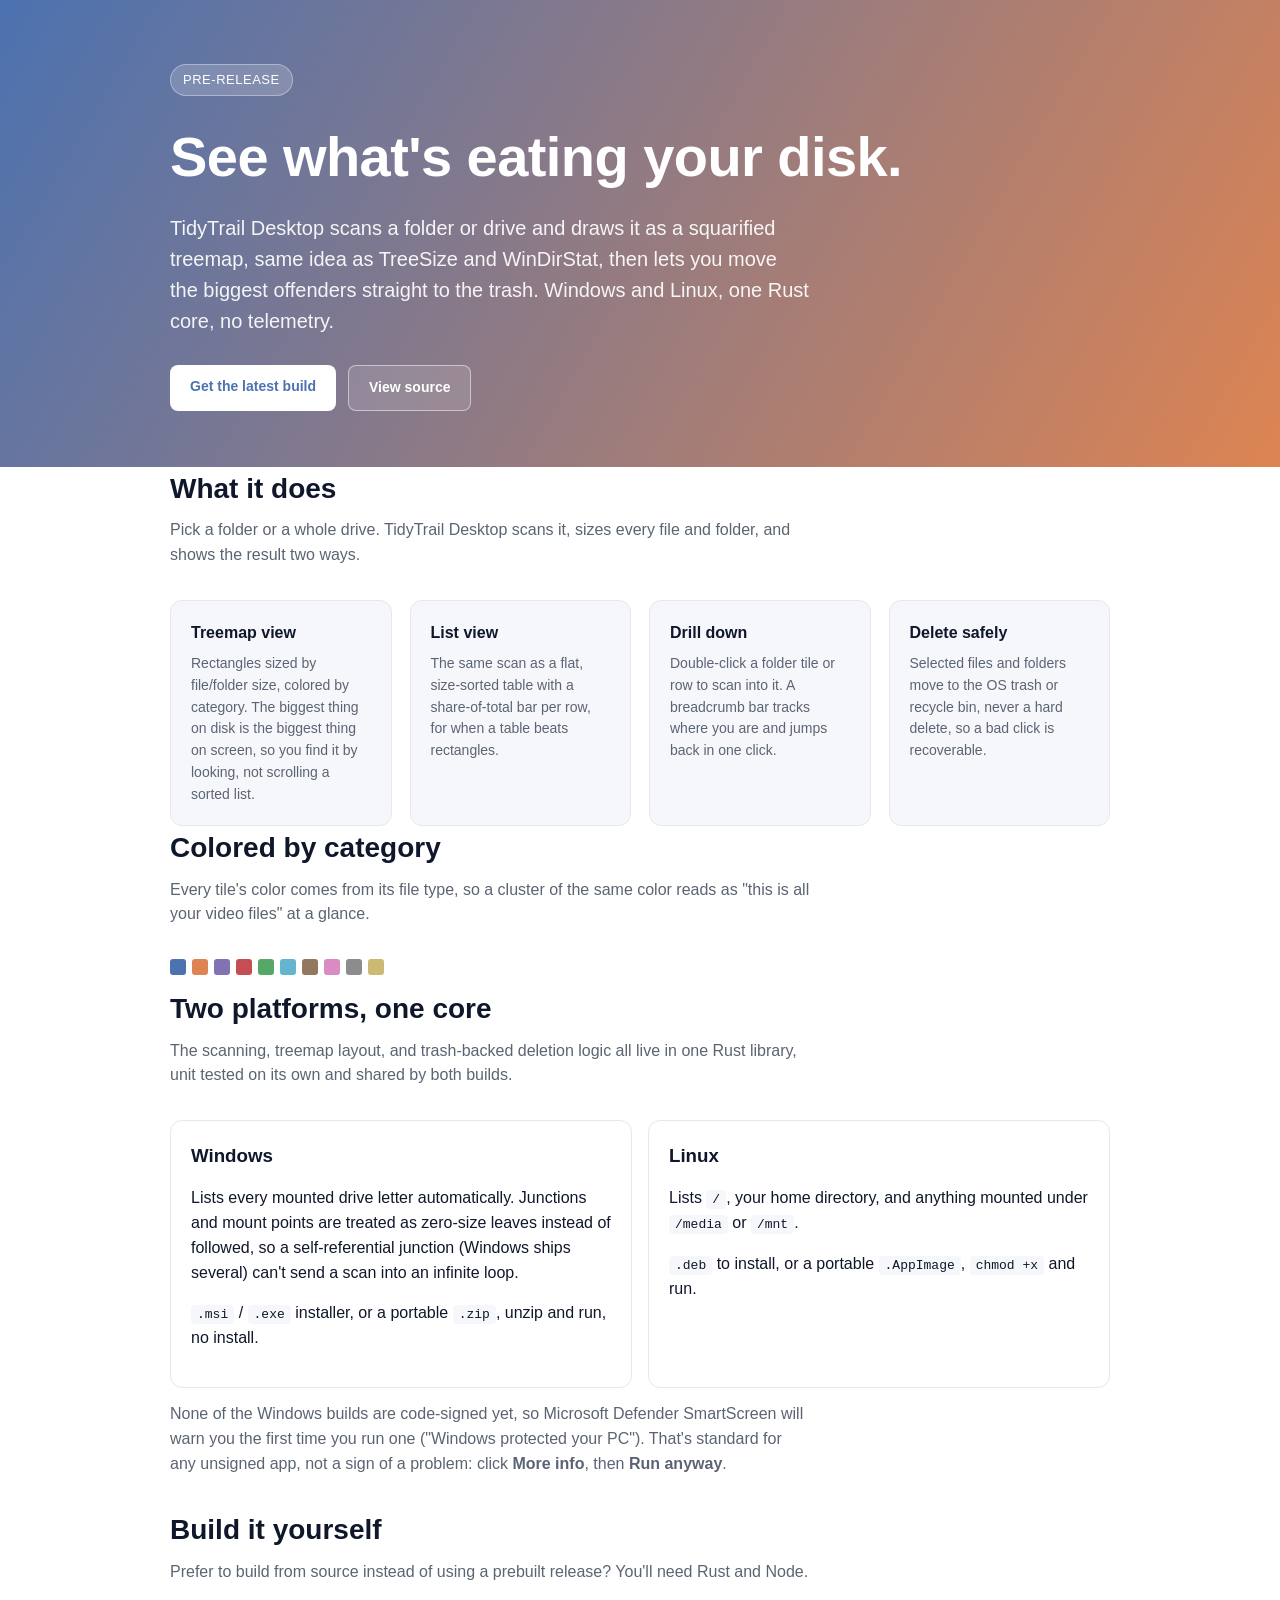
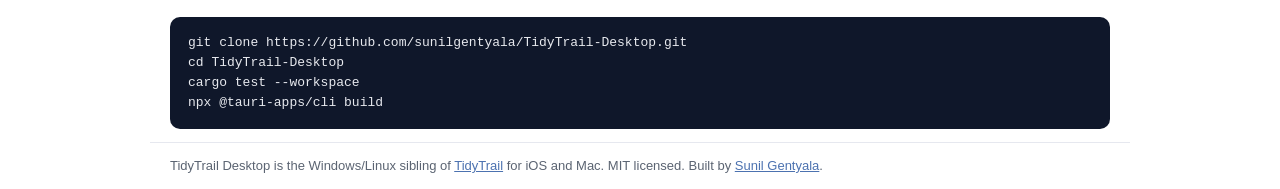
<file: docs/index.html>
<!doctype html>
<html lang="en">
<head>
<meta charset="utf-8">
<meta name="viewport" content="width=device-width, initial-scale=1">
<title>TidyTrail Desktop: disk space treemap for Windows and Linux</title>
<meta name="description" content="TidyTrail Desktop scans a folder or drive and shows what is using space as a squarified treemap, then lets you move the biggest offenders to the trash. Windows and Linux.">
<link rel="icon" type="image/png" href="assets/favicon-32.png">
<link rel="apple-touch-icon" href="assets/icon-180.png">
<style>
  :root {
    --blue: #4c72b0;
    --orange: #dd8452;
    --ink: #0f172a;
    --muted: #5b6472;
    --bg: #ffffff;
    --panel: #f6f7fb;
    --border: #e6e8ef;
    color-scheme: light;
  }
  * { box-sizing: border-box; }
  body {
    margin: 0;
    background: var(--bg);
    color: var(--ink);
    font-family: -apple-system, "Segoe UI", Roboto, Helvetica, Arial, sans-serif;
    line-height: 1.55;
  }
  .wrap { max-width: 980px; margin: 0 auto; padding: 0 20px; }

  header.hero {
    background: linear-gradient(120deg, var(--blue), var(--orange));
    color: #fff;
    padding: 64px 0 56px;
  }
  header.hero .badge {
    display: inline-block;
    font-size: 13px;
    letter-spacing: .04em;
    text-transform: uppercase;
    background: rgba(255,255,255,.18);
    border: 1px solid rgba(255,255,255,.35);
    padding: 5px 12px;
    border-radius: 999px;
    margin-bottom: 18px;
  }
  header.hero h1 {
    font-size: clamp(34px, 6vw, 56px);
    margin: 0 0 12px;
    font-weight: 800;
    letter-spacing: -0.01em;
  }
  header.hero p.tagline {
    font-size: clamp(16px, 2.4vw, 20px);
    max-width: 640px;
    margin: 0 0 28px;
    color: rgba(255,255,255,.92);
  }
  .cta-row { display: flex; gap: 12px; flex-wrap: wrap; }
  .btn {
    display: inline-block;
    padding: 11px 20px;
    border-radius: 8px;
    font-weight: 600;
    text-decoration: none;
    font-size: 14px;
  }
  .btn.primary { background: #fff; color: var(--blue); }
  .btn.ghost { background: rgba(255,255,255,.12); color: #fff; border: 1px solid rgba(255,255,255,.5); }

  section { padding: 56px 0; }
  h2 { font-size: 28px; margin: 0 0 8px; }
  p.lead { color: var(--muted); max-width: 640px; margin: 0 0 32px; }

  .grid { display: grid; grid-template-columns: repeat(auto-fit, minmax(220px, 1fr)); gap: 18px; }
  .card {
    background: var(--panel);
    border: 1px solid var(--border);
    border-radius: 12px;
    padding: 20px;
  }
  .card h3 { margin: 0 0 8px; font-size: 16px; }
  .card p { margin: 0; color: var(--muted); font-size: 14px; }
  .swatch-row { display: flex; gap: 6px; margin-bottom: 12px; }
  .swatch { width: 16px; height: 16px; border-radius: 3px; }

  .platforms { display: flex; gap: 16px; flex-wrap: wrap; }
  .platform-card {
    flex: 1;
    min-width: 220px;
    border: 1px solid var(--border);
    border-radius: 12px;
    padding: 20px;
  }
  .platform-card h3 { margin: 0 0 6px; }
  .platform-card code { font-size: 13px; background: var(--panel); padding: 2px 6px; border-radius: 4px; }

  pre {
    background: #0f172a;
    color: #e7e9ee;
    padding: 16px 18px;
    border-radius: 10px;
    overflow-x: auto;
    font-size: 13px;
  }

  footer {
    border-top: 1px solid var(--border);
    padding: 28px 0 60px;
    color: var(--muted);
    font-size: 13px;
  }
  footer a { color: var(--blue); }
</style>
</head>
<body>

<header class="hero">
  <div class="wrap">
    <span class="badge">Pre-release</span>
    <h1>See what's eating your disk.</h1>
    <p class="tagline">TidyTrail Desktop scans a folder or drive and draws it as a squarified
      treemap, same idea as TreeSize and WinDirStat, then lets you move the
      biggest offenders straight to the trash. Windows and Linux, one Rust
      core, no telemetry.</p>
    <div class="cta-row">
      <a class="btn primary" href="https://github.com/sunilgentyala/TidyTrail-Desktop/releases">Get the latest build</a>
      <a class="btn ghost" href="https://github.com/sunilgentyala/TidyTrail-Desktop">View source</a>
    </div>
  </div>
</header>

<section class="wrap">
  <h2>What it does</h2>
  <p class="lead">Pick a folder or a whole drive. TidyTrail Desktop scans it, sizes every
    file and folder, and shows the result two ways.</p>
  <div class="grid">
    <div class="card">
      <h3>Treemap view</h3>
      <p>Rectangles sized by file/folder size, colored by category. The
        biggest thing on disk is the biggest thing on screen, so you find it
        by looking, not scrolling a sorted list.</p>
    </div>
    <div class="card">
      <h3>List view</h3>
      <p>The same scan as a flat, size-sorted table with a share-of-total
        bar per row, for when a table beats rectangles.</p>
    </div>
    <div class="card">
      <h3>Drill down</h3>
      <p>Double-click a folder tile or row to scan into it. A breadcrumb
        bar tracks where you are and jumps back in one click.</p>
    </div>
    <div class="card">
      <h3>Delete safely</h3>
      <p>Selected files and folders move to the OS trash or recycle bin,
        never a hard delete, so a bad click is recoverable.</p>
    </div>
  </div>
</section>

<section class="wrap">
  <h2>Colored by category</h2>
  <p class="lead">Every tile's color comes from its file type, so a cluster of the same
    color reads as "this is all your video files" at a glance.</p>
  <div class="swatch-row">
    <span class="swatch" style="background:#4c72b0" title="Folder"></span>
    <span class="swatch" style="background:#dd8452" title="Archive"></span>
    <span class="swatch" style="background:#8172b3" title="Audio"></span>
    <span class="swatch" style="background:#c44e52" title="Video"></span>
    <span class="swatch" style="background:#55a868" title="Image"></span>
    <span class="swatch" style="background:#64b5cd" title="Document"></span>
    <span class="swatch" style="background:#937860" title="Code"></span>
    <span class="swatch" style="background:#da8bc3" title="Executable"></span>
    <span class="swatch" style="background:#8c8c8c" title="System"></span>
    <span class="swatch" style="background:#ccb974" title="Other"></span>
  </div>
</section>

<section class="wrap">
  <h2>Two platforms, one core</h2>
  <p class="lead">The scanning, treemap layout, and trash-backed deletion logic all live
    in one Rust library, unit tested on its own and shared by both builds.</p>
  <div class="platforms">
    <div class="platform-card">
      <h3>Windows</h3>
      <p>Lists every mounted drive letter automatically. Junctions and
        mount points are treated as zero-size leaves instead of followed,
        so a self-referential junction (Windows ships several) can't send
        a scan into an infinite loop.</p>
      <p><code>.msi</code> / <code>.exe</code> installer, or a portable
        <code>.zip</code>, unzip and run, no install.</p>
    </div>
    <div class="platform-card">
      <h3>Linux</h3>
      <p>Lists <code>/</code>, your home directory, and anything mounted
        under <code>/media</code> or <code>/mnt</code>.</p>
      <p><code>.deb</code> to install, or a portable <code>.AppImage</code>,
        <code>chmod +x</code> and run.</p>
    </div>
  </div>
  <p class="lead" style="margin-top:14px">None of the Windows builds are code-signed yet, so Microsoft Defender
    SmartScreen will warn you the first time you run one ("Windows protected
    your PC"). That's standard for any unsigned app, not a sign of a problem:
    click <strong>More info</strong>, then <strong>Run anyway</strong>.</p>
</section>

<section class="wrap">
  <h2>Build it yourself</h2>
  <p class="lead">Prefer to build from source instead of using a prebuilt release? You'll need Rust and Node.</p>
  <pre>git clone https://github.com/sunilgentyala/TidyTrail-Desktop.git
cd TidyTrail-Desktop
cargo test --workspace
npx @tauri-apps/cli build</pre>
</section>

<footer class="wrap">
  <p>TidyTrail Desktop is the Windows/Linux sibling of
    <a href="https://sunilgentyala.com/TidyTrail">TidyTrail</a> for iOS and
    Mac. MIT licensed. Built by
    <a href="https://github.com/sunilgentyala">Sunil Gentyala</a>.</p>
</footer>

</body>
</html>
</file>
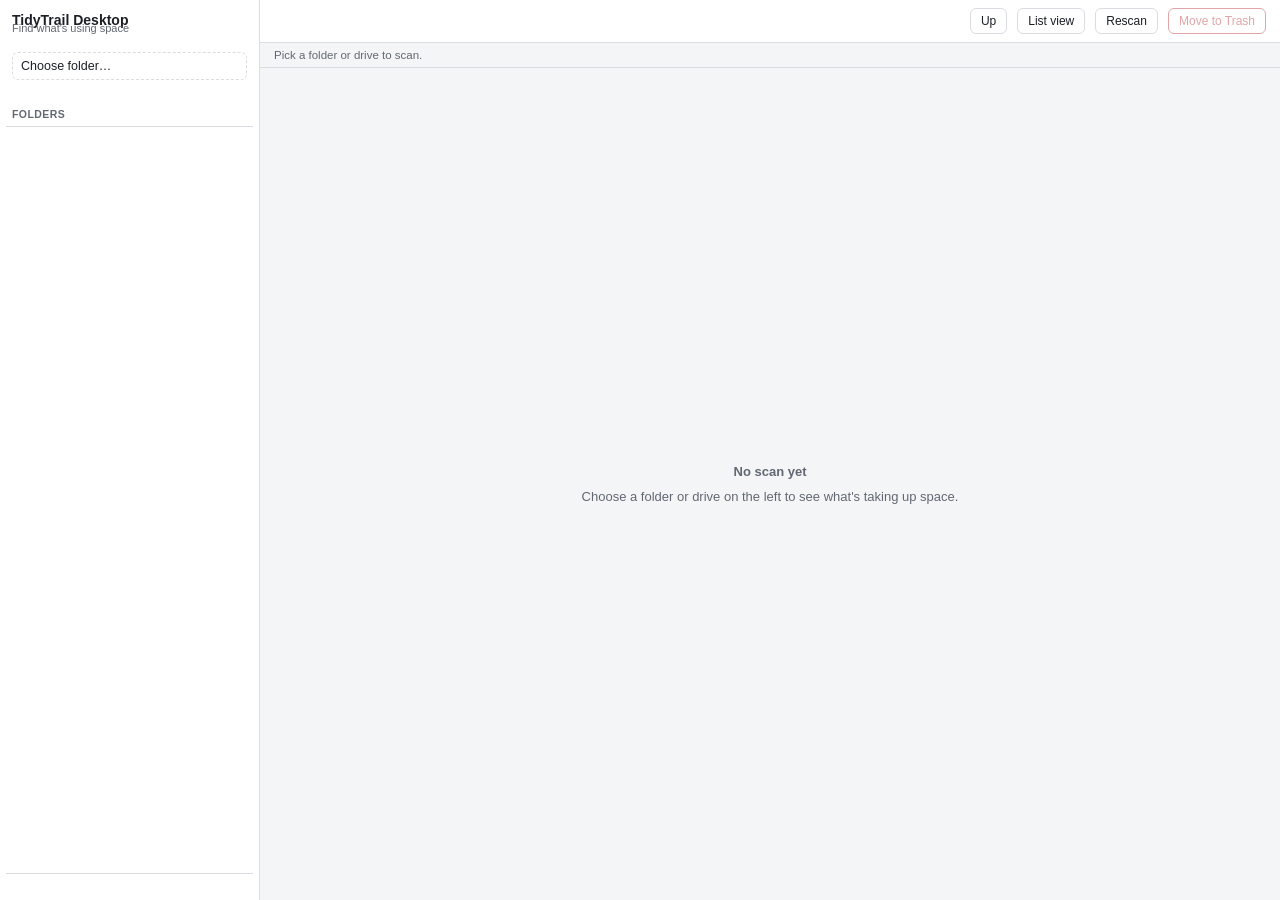
<file: app/ui/index.html>
<!doctype html>
<html lang="en">
<head>
  <meta charset="utf-8" />
  <meta name="viewport" content="width=device-width, initial-scale=1" />
  <title>TidyTrail Desktop</title>
  <link rel="stylesheet" href="style.css" />
</head>
<body>
  <div id="app">
    <aside class="sidebar">
      <div>
        <h1>TidyTrail Desktop</h1>
        <p class="subtitle">Find what's using space</p>
      </div>
      <button class="browse-button" id="browse-btn" type="button">Choose folder&hellip;</button>
      <ul class="root-list" id="root-list"></ul>
      <div class="tree-section" id="tree-section">
        <h2 class="section-label">Folders</h2>
        <div class="folder-tree" id="folder-tree"></div>
      </div>
      <div class="legend" id="legend"></div>
    </aside>

    <main class="main">
      <div class="toolbar">
        <nav class="breadcrumb" id="breadcrumb"></nav>
        <button class="toolbar-btn" id="up-btn" type="button" title="Go up one level">Up</button>
        <button class="toolbar-btn" id="view-toggle-btn" type="button">List view</button>
        <button class="toolbar-btn" id="rescan-btn" type="button">Rescan</button>
        <button class="toolbar-btn danger" id="delete-btn" type="button" disabled>Move to Trash</button>
      </div>
      <div class="status-bar">
        <span id="status-text">Pick a folder or drive to scan.</span>
        <button id="issues-toggle" hidden type="button"></button>
      </div>
      <div class="view" id="view">
        <div class="empty-state" id="empty-state">
          <strong>No scan yet</strong>
          <span>Choose a folder or drive on the left to see what's taking up space.</span>
        </div>
      </div>
    </main>
  </div>
  <script type="module" src="main.js"></script>
</body>
</html>
</file>
<file: app/ui/style.css>
:root {
  --bg: #f4f5f7;
  --panel: #ffffff;
  --border: #d9dce1;
  --text: #1c1f26;
  --text-muted: #626873;
  --accent: #4c72b0;
  --accent-text: #ffffff;
  --danger: #c44e52;
  --danger-text: #ffffff;
  --hover: #eef0f3;
}

@media (prefers-color-scheme: dark) {
  :root {
    --bg: #16181d;
    --panel: #1f2229;
    --border: #33363f;
    --text: #e7e9ee;
    --text-muted: #9ba0ab;
    --accent: #7c9cd6;
    --accent-text: #10131a;
    --danger: #e0787b;
    --danger-text: #1c1f26;
    --hover: #262a33;
  }
}

* {
  box-sizing: border-box;
}

html, body {
  margin: 0;
  height: 100%;
  font-family: -apple-system, "Segoe UI", Ubuntu, Roboto, Helvetica, Arial, sans-serif;
  font-size: 13px;
  color: var(--text);
  background: var(--bg);
}

#app {
  display: grid;
  grid-template-columns: 260px 1fr;
  height: 100vh;
}

.sidebar {
  border-right: 1px solid var(--border);
  background: var(--panel);
  padding: 12px;
  overflow-y: auto;
  display: flex;
  flex-direction: column;
  gap: 14px;
}

.sidebar h1 {
  font-size: 14px;
  margin: 0 0 4px;
}

.sidebar .subtitle {
  font-size: 11px;
  color: var(--text-muted);
  margin: -10px 0 4px;
}

.root-list {
  list-style: none;
  margin: 0;
  padding: 0;
  display: flex;
  flex-direction: column;
  gap: 2px;
}

.root-list button, .browse-button {
  width: 100%;
  text-align: left;
  padding: 6px 8px;
  border-radius: 6px;
  border: 1px solid transparent;
  background: transparent;
  color: var(--text);
  cursor: pointer;
  font-size: 12.5px;
}

.root-list button:hover, .browse-button:hover {
  background: var(--hover);
}

.browse-button {
  border: 1px dashed var(--border);
}

.section-label {
  font-size: 10.5px;
  text-transform: uppercase;
  letter-spacing: 0.04em;
  color: var(--text-muted);
  margin: 0 0 4px;
  font-weight: 600;
}

.tree-section {
  flex: 1 1 auto;
  min-height: 80px;
  display: flex;
  flex-direction: column;
  gap: 2px;
}

.folder-tree {
  flex: 1;
  overflow-y: auto;
  margin: 0 -6px;
  padding: 2px 6px;
  border-top: 1px solid var(--border);
  border-bottom: 1px solid var(--border);
}

.tree-empty {
  font-size: 11.5px;
  color: var(--text-muted);
  padding: 6px 2px;
}

.tree-row {
  display: flex;
  align-items: center;
  gap: 4px;
  padding: 3px 4px;
  border-radius: 5px;
  cursor: pointer;
  font-size: 12px;
  white-space: nowrap;
}

.tree-row:hover {
  background: var(--hover);
}

.tree-row.active {
  background: color-mix(in srgb, var(--accent) 22%, transparent);
  font-weight: 600;
}

.tree-toggle {
  display: inline-flex;
  align-items: center;
  justify-content: center;
  width: 14px;
  flex-shrink: 0;
  color: var(--text-muted);
  font-size: 10px;
}

.tree-icon {
  flex-shrink: 0;
}

.tree-label {
  overflow: hidden;
  text-overflow: ellipsis;
  white-space: nowrap;
  min-width: 0;
}

.tree-size {
  margin-left: auto;
  padding-left: 8px;
  color: var(--text-muted);
  font-size: 10.5px;
  flex-shrink: 0;
}

.legend {
  display: flex;
  flex-direction: column;
  gap: 4px;
  font-size: 11px;
  color: var(--text-muted);
  flex-shrink: 0;
}

.legend-row {
  display: flex;
  align-items: center;
  gap: 6px;
}

.legend-swatch {
  width: 10px;
  height: 10px;
  border-radius: 2px;
  flex-shrink: 0;
}

.main {
  display: flex;
  flex-direction: column;
  min-width: 0;
}

.toolbar {
  display: flex;
  align-items: center;
  gap: 10px;
  padding: 8px 14px;
  border-bottom: 1px solid var(--border);
  background: var(--panel);
}

.breadcrumb {
  flex: 1;
  min-width: 0;
  display: flex;
  align-items: center;
  gap: 4px;
  overflow-x: auto;
  white-space: nowrap;
}

.breadcrumb button {
  background: none;
  border: none;
  color: var(--accent);
  cursor: pointer;
  font-size: 12.5px;
  padding: 2px 4px;
  border-radius: 4px;
}

.breadcrumb button:hover {
  background: var(--hover);
}

.breadcrumb .sep {
  color: var(--text-muted);
}

.toolbar-btn {
  border: 1px solid var(--border);
  background: var(--panel);
  color: var(--text);
  padding: 5px 10px;
  border-radius: 6px;
  cursor: pointer;
  font-size: 12px;
}

.toolbar-btn:hover {
  background: var(--hover);
}

.toolbar-btn:disabled {
  opacity: 0.5;
  cursor: default;
}

.toolbar-btn.danger {
  border-color: var(--danger);
  color: var(--danger);
}

.toolbar-btn.danger:hover {
  background: var(--danger);
  color: var(--danger-text);
}

.status-bar {
  display: flex;
  justify-content: space-between;
  padding: 6px 14px;
  font-size: 11.5px;
  color: var(--text-muted);
  border-bottom: 1px solid var(--border);
}

.status-bar button {
  background: none;
  border: none;
  color: var(--accent);
  cursor: pointer;
  font-size: 11.5px;
  padding: 0;
}

.view {
  flex: 1;
  min-height: 0;
  position: relative;
}

#treemap-canvas {
  width: 100%;
  height: 100%;
  display: block;
}

.scan-progress-count {
  font-size: 11.5px;
  color: var(--text-muted);
}

.empty-state, .scanning-state {
  position: absolute;
  inset: 0;
  display: flex;
  flex-direction: column;
  align-items: center;
  justify-content: center;
  gap: 10px;
  color: var(--text-muted);
  text-align: center;
  padding: 20px;
}

.list-view {
  height: 100%;
  overflow-y: auto;
}

table {
  width: 100%;
  border-collapse: collapse;
  font-size: 12.5px;
}

thead th {
  position: sticky;
  top: 0;
  background: var(--panel);
  text-align: left;
  padding: 6px 10px;
  border-bottom: 1px solid var(--border);
  color: var(--text-muted);
  font-weight: 600;
}

tbody td {
  padding: 5px 10px;
  border-bottom: 1px solid var(--border);
}

tbody tr:hover {
  background: var(--hover);
  cursor: pointer;
}

tbody tr.selected {
  background: color-mix(in srgb, var(--accent) 20%, transparent);
}

.name-cell {
  display: flex;
  align-items: center;
  gap: 6px;
  min-width: 0;
}

.name-cell .swatch {
  width: 9px;
  height: 9px;
  border-radius: 2px;
  flex-shrink: 0;
}

.name-cell .name {
  overflow: hidden;
  text-overflow: ellipsis;
  white-space: nowrap;
}

.bar-cell {
  width: 120px;
}

.bar-track {
  background: var(--hover);
  border-radius: 3px;
  height: 6px;
  overflow: hidden;
}

.bar-fill {
  height: 100%;
  background: var(--accent);
}

.tooltip {
  position: fixed;
  pointer-events: none;
  background: var(--panel);
  border: 1px solid var(--border);
  border-radius: 6px;
  padding: 6px 9px;
  font-size: 11.5px;
  box-shadow: 0 4px 12px rgba(0, 0, 0, 0.18);
  z-index: 20;
  max-width: 320px;
}

.confirm-panel {
  position: absolute;
  inset: 0;
  background: color-mix(in srgb, var(--bg) 70%, transparent);
  display: flex;
  align-items: center;
  justify-content: center;
  z-index: 30;
}

.confirm-box {
  background: var(--panel);
  border: 1px solid var(--border);
  border-radius: 10px;
  padding: 18px;
  width: 360px;
  box-shadow: 0 12px 32px rgba(0, 0, 0, 0.25);
}

.confirm-box h2 {
  font-size: 14px;
  margin: 0 0 8px;
}

.confirm-box p {
  font-size: 12.5px;
  color: var(--text-muted);
  margin: 0 0 14px;
}

.confirm-actions {
  display: flex;
  justify-content: flex-end;
  gap: 8px;
}

.confirm-list {
  margin: 0 0 14px;
  padding-left: 18px;
  max-height: 160px;
  overflow-y: auto;
  font-size: 12px;
  color: var(--text-muted);
  word-break: break-all;
}
</file>
